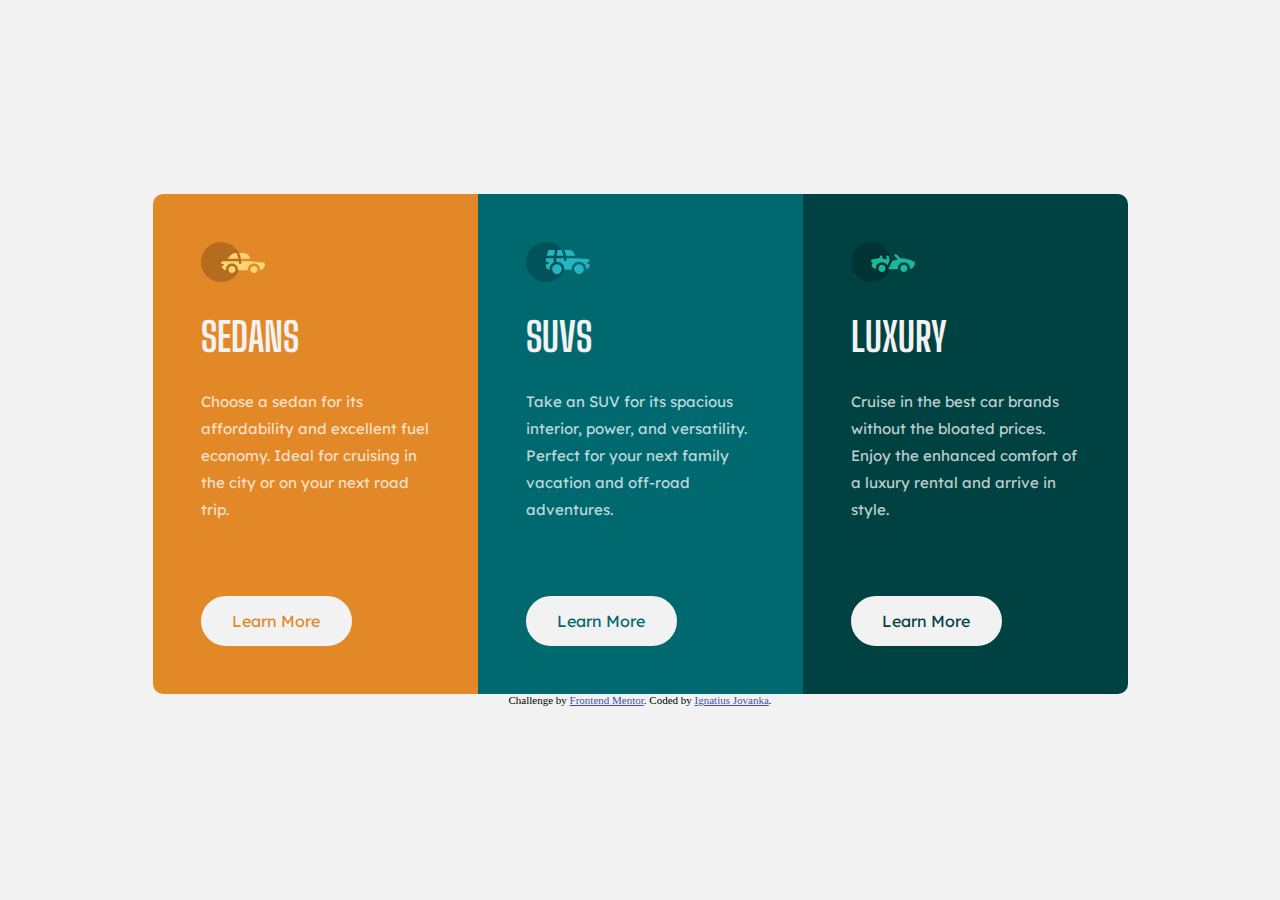
<file: Newbie - 3 column preview card component/index.html>
<!DOCTYPE html>
<html lang="en">
    <head>
        <meta charset="UTF-8" />
        <meta name="viewport" content="width=device-width, initial-scale=1.0" />
        <!-- displays site properly based on user's device -->

        <link
            rel="icon"
            type="image/png"
            sizes="32x32"
            href="./images/favicon-32x32.png"
        />

        <title>Frontend Mentor | 3-column preview card component</title>

        <link rel="preconnect" href="https://fonts.googleapis.com" />
        <link rel="preconnect" href="https://fonts.gstatic.com" crossorigin />
        <link
            href="https://fonts.googleapis.com/css2?family=Big+Shoulders+Display:wght@700&family=Lexend+Deca&display=swap"
            rel="stylesheet"
        />

        <!-- Feel free to remove these styles or customise in your own stylesheet 👍 -->
        <style>
            .attribution {
                font-size: 11px;
                text-align: center;
            }
            .attribution a {
                color: hsl(228, 45%, 44%);
            }

            :root {
                --primary1: hsl(31, 77%, 52%); /*Bright orange*/
                --primary2: hsl(184, 100%, 22%); /*Dark cyan*/
                --primary3: hsl(179, 100%, 13%); /*Very dark cyan*/
                --neutral1: hsla(
                    0,
                    0%,
                    100%,
                    0.75
                ); /*Transparent white (paragraphs)*/
                --neutral2: hsl(
                    0,
                    0%,
                    95%
                ); /*Very light gray (background, headings, as)*/
            }

            * {
                box-sizing: border-box;
            }

            body {
                margin: 0;
                padding: 0;
                min-height: 100vh;
                background-color: hsl(0, 0%, 95%);

                display: flex;
                flex-direction: column;
                justify-content: center;
                align-items: center;
            }

            main {
                display: flex;
                justify-content: center;
                align-items: center;
                flex-direction: column;
            }

            .container {
                display: flex;
                flex-direction: column;
                border-radius: 10px;
                overflow: hidden;
            }

            .card {
                width: 325px;
                padding: 3rem;
            }

            .heading {
                text-transform: uppercase;
                color: var(--neutral2);
                font-family: "Big Shoulders Display", cursive;
                font-size: 40px;
            }

            .paragraph {
                color: var(--neutral1);
                font-family: "Lexend Deca", sans-serif;
                font-size: 15px;

                line-height: 1.8;
            }

            main a {
                display: inline-block;
                text-decoration: none;
                font-family: "Lexend Deca", sans-serif;
                border: 2px solid var(--neutral2);
                border-radius: 30px;
                background-color: var(--neutral2);
                padding: 0.8rem 1.85em;
                margin-top: 30px;
            }

            #card-1 {
                background-color: var(--primary1);
            }

            #card-1 a {
                color: var(--primary1);
            }

            #card-1 a:hover {
                background-color: var(--primary1);
                color: var(--neutral2);
            }

            #card-2 {
                background-color: var(--primary2);
            }

            #card-2 a {
                color: var(--primary2);
            }

            #card-2 a:hover {
                background-color: var(--primary2);
                color: var(--neutral2);
            }

            #card-3 {
                background-color: var(--primary3);
            }

            #card-3 a {
                color: var(--primary3);
            }

            #card-3 a:hover {
                background-color: var(--primary3);
                color: var(--neutral2);
            }

            @media screen and (min-width: 1000px) {
                .container {
                    height: 65vh;
                    min-height: 450px;
                    max-height: 500px;
                    display: flex;
                    flex-direction: row;
                }

                .card {
                    height: 100%;
                    position: relative;
                }

                main a {
                    position: absolute;
                    bottom: 3rem;
                }
            }
        </style>
    </head>
    <body>
        <main>
            <div class="container">
                <div class="card" id="card-1">
                    <img src="images/icon-sedans.svg" alt="" />
                    <h1 class="heading">Sedans</h1>
                    <div class="paragraph">
                        Choose a sedan for its affordability and excellent fuel
                        economy. Ideal for cruising in the city or on your next
                        road trip.
                    </div>
                    <a href="#">Learn More</a>
                </div>

                <div class="card" id="card-2">
                    <img src="images/icon-suvs.svg" alt="" />
                    <h1 class="heading">SUVs</h1>
                    <div class="paragraph">
                        Take an SUV for its spacious interior, power, and
                        versatility. Perfect for your next family vacation and
                        off-road adventures.
                    </div>
                    <a href="#">Learn More</a>
                </div>

                <div class="card" id="card-3">
                    <img src="images/icon-luxury.svg" alt="" />
                    <h1 class="heading">Luxury</h1>
                    <div class="paragraph">
                        Cruise in the best car brands without the bloated
                        prices. Enjoy the enhanced comfort of a luxury rental
                        and arrive in style.
                    </div>
                    <a href="#">Learn More</a>
                </div>
            </div>
        </main>

        <footer>
            <div class="attribution">
                Challenge by
                <a
                    href="https://www.frontendmentor.io?ref=challenge"
                    target="_blank"
                    >Frontend Mentor</a
                >. Coded by <a href="#">Ignatius Jovanka</a>.
            </div>
        </footer>
    </body>
</html>
</file>
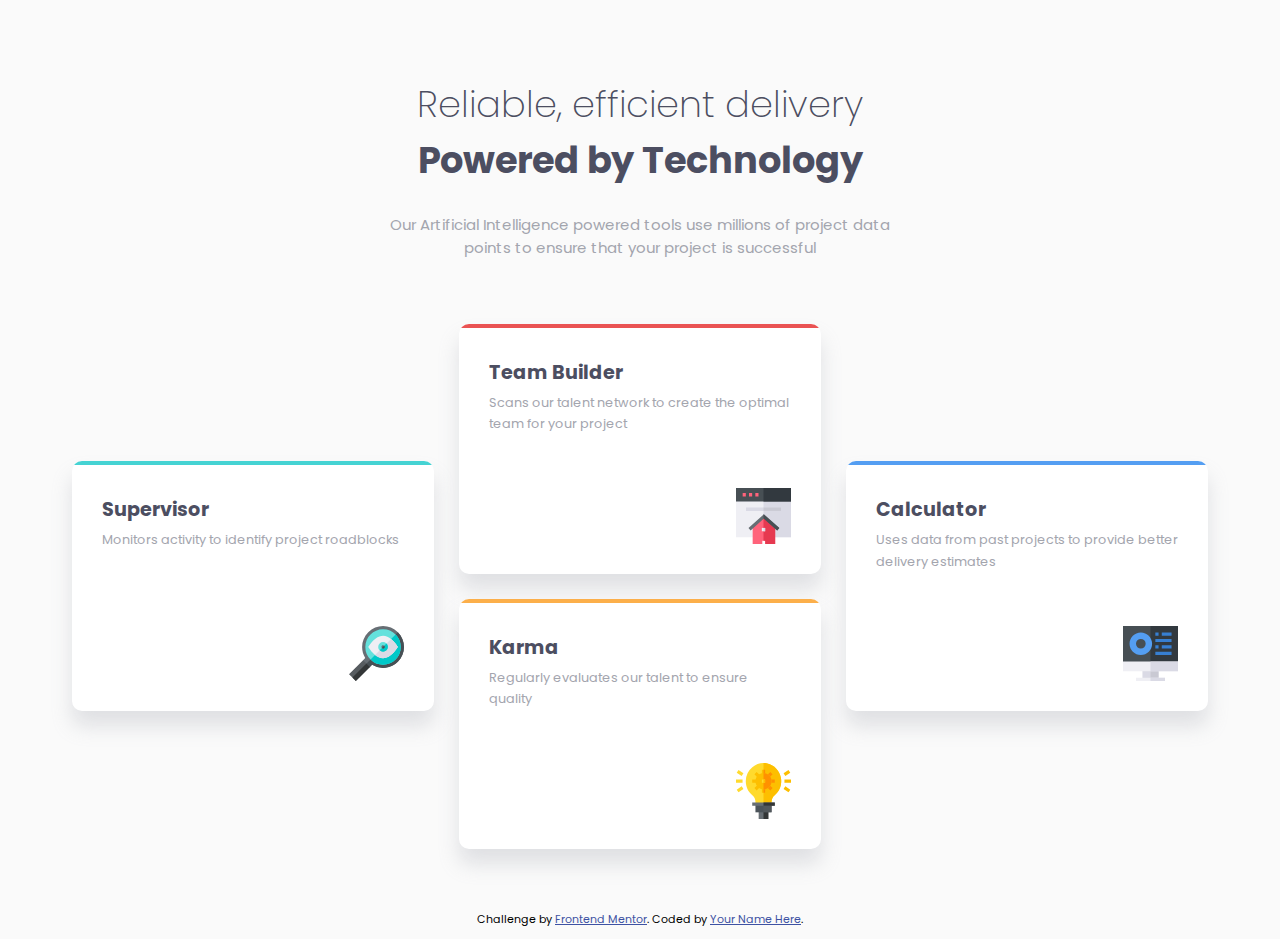
<file: Newbie - Four card feature section/index.html>
<!DOCTYPE html>
<html lang="en">
    <head>
        <meta charset="UTF-8" />
        <meta name="viewport" content="width=device-width, initial-scale=1.0" />
        <!-- displays site properly based on user's device -->

        <link
            rel="icon"
            type="image/png"
            sizes="32x32"
            href="./images/favicon-32x32.png"
        />

        <title>Frontend Mentor | Four card feature section</title>

        <link rel="preconnect" href="https://fonts.googleapis.com" />
        <link rel="preconnect" href="https://fonts.gstatic.com" crossorigin />
        <link
            href="https://fonts.googleapis.com/css2?family=Poppins:wght@200;400;600&display=swap"
            rel="stylesheet"
        />

        <link rel="stylesheet" href="style.css" />
    </head>

    <body>
        <main>
            <div id="container">
                <div id="container-top">
                    <h1 id="main-heading">
                        <span>Reliable, efficient delivery</span>
                        <br />
                        Powered by Technology
                    </h1>

                    <p id="main-paragraph">
                        Our Artificial Intelligence powered tools use millions
                        of project data points to ensure that your project is
                        successful
                    </p>
                </div>

                <div class="container-bottom">
                    <div class="card" id="card-1">
                        <div class="inner-card">
                            <div class="card-desc">
                                <h2 class="card-heading">Supervisor</h2>
                                <p class="card-paragraph">
                                    Monitors activity to identify project
                                    roadblocks
                                </p>
                            </div>
                            <img
                                src="images/icon-supervisor.svg"
                                alt="Supervisor icon"
                            />
                        </div>
                    </div>

                    <div class="card" id="card-2">
                        <div class="inner-card">
                            <div class="card-desc">
                                <h2 class="card-heading">Team Builder</h2>
                                <p class="card-paragraph">
                                    Scans our talent network to create the
                                    optimal team for your project
                                </p>
                            </div>
                            <img
                                src="images/icon-team-builder.svg"
                                alt="Team builder icon"
                            />
                        </div>
                    </div>

                    <div class="card" id="card-3">
                        <div class="inner-card">
                            <div class="card-desc">
                                <h2 class="card-heading">Karma</h2>
                                <p class="card-paragraph">
                                    Regularly evaluates our talent to ensure
                                    quality
                                </p>
                            </div>
                            <img src="images/icon-karma.svg" alt="Karma icon" />
                        </div>
                    </div>

                    <div class="card" id="card-4">
                        <div class="inner-card">
                            <div class="card-desc">
                                <h2 class="card-heading">Calculator</h2>
                                <p class="card-paragraph">
                                    Uses data from past projects to provide
                                    better delivery estimates
                                </p>
                            </div>
                            <img
                                src="images/icon-calculator.svg"
                                alt="Calculator icon"
                            />
                        </div>
                    </div>
                </div>
            </div>
        </main>

        <footer>
            <p class="attribution">
                Challenge by
                <a
                    href="https://www.frontendmentor.io?ref=challenge"
                    target="_blank"
                    >Frontend Mentor</a
                >. Coded by <a href="#">Your Name Here</a>.
            </p>
        </footer>
    </body>
</html>
</file>
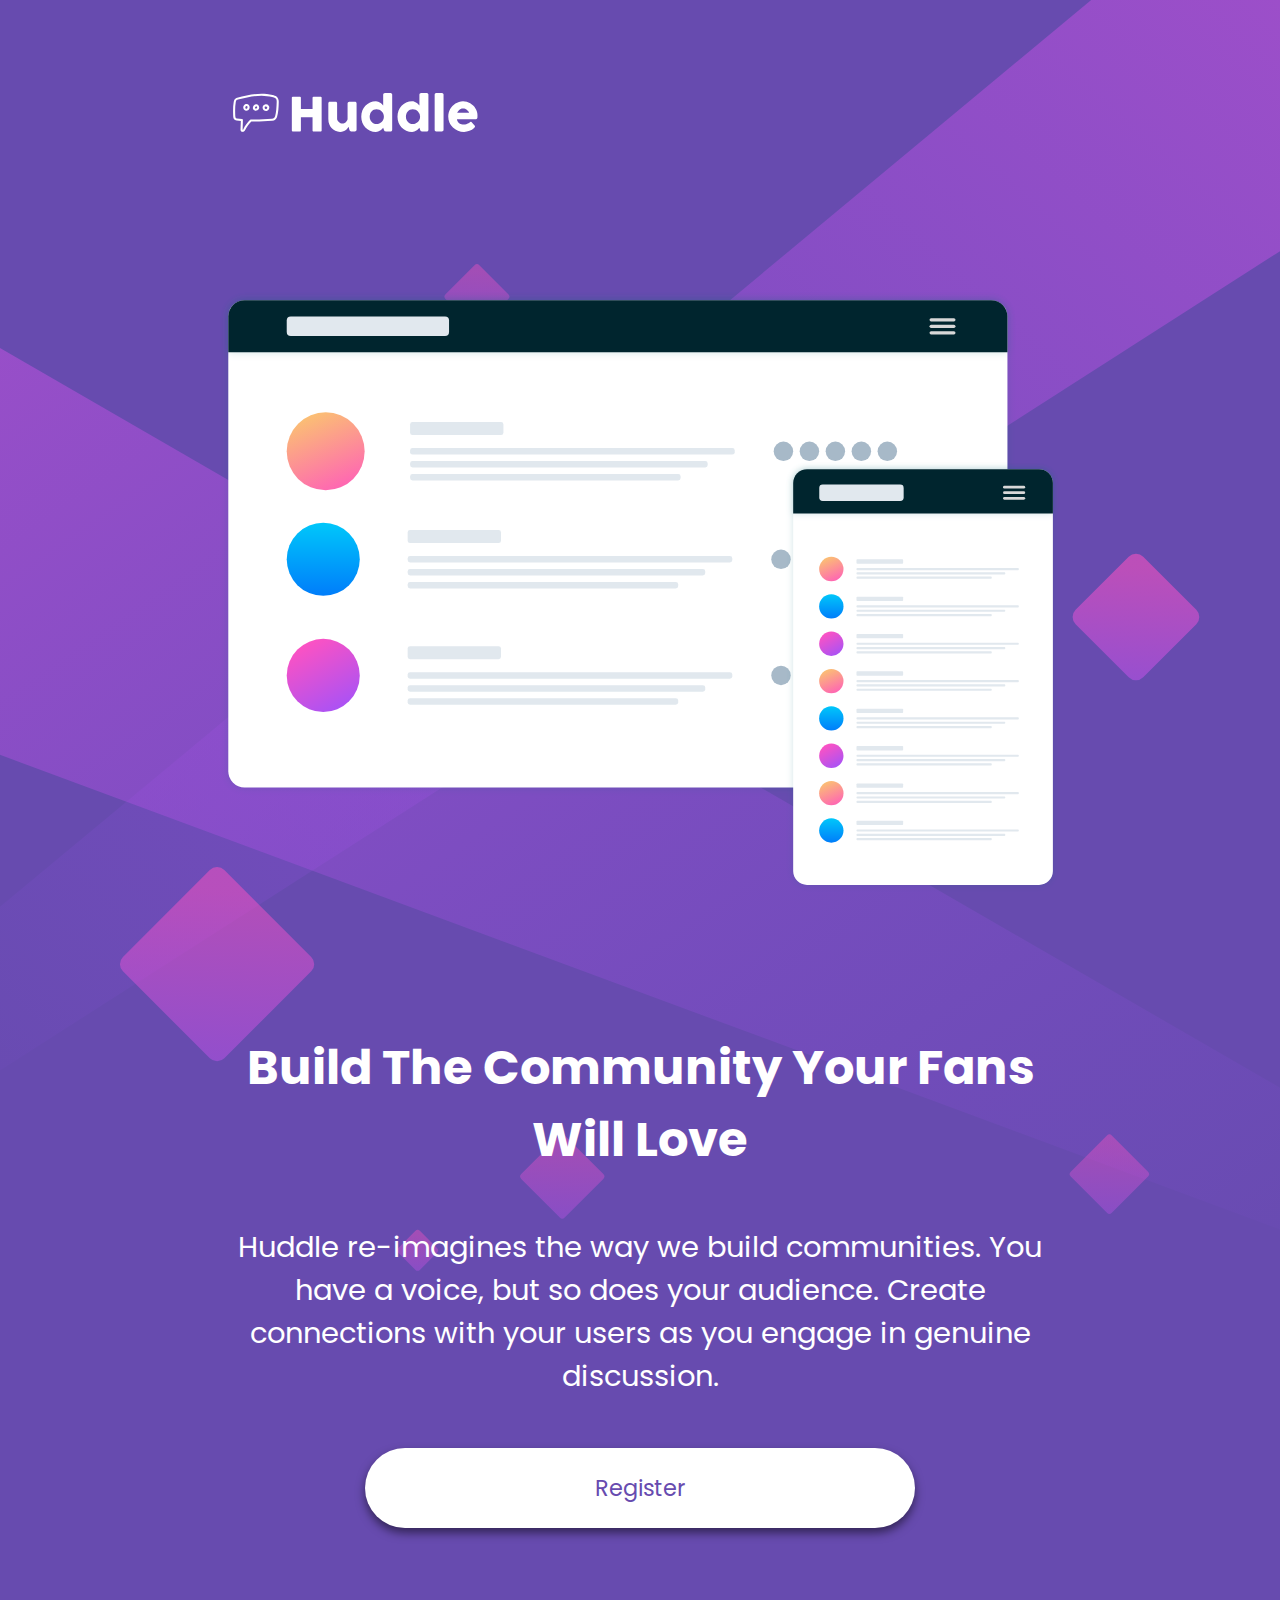
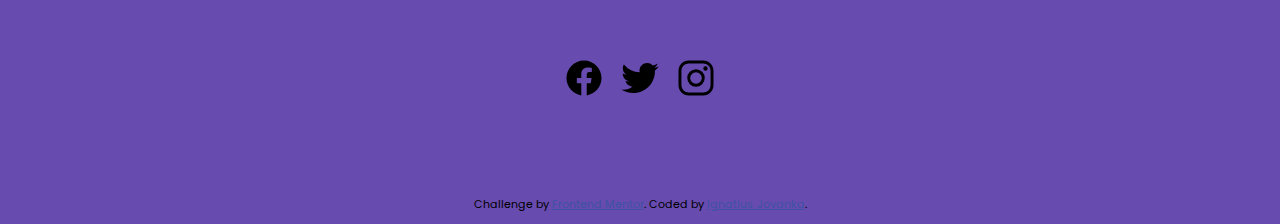
<file: Newbie - Huddle landing page with a single introductory section/index.html>
<!DOCTYPE html>
<html lang="en">
    <head>
        <meta charset="UTF-8" />
        <meta name="viewport" content="width=device-width, initial-scale=1.0" />
        <!-- displays site properly based on user's device -->

        <link
            rel="icon"
            type="image/png"
            sizes="32x32"
            href="./images/favicon-32x32.png"
        />

        <title>
            Frontend Mentor | Huddle landing page with single introductory
            section
        </title>

        <link rel="preconnect" href="https://fonts.googleapis.com" />
        <link rel="preconnect" href="https://fonts.gstatic.com" crossorigin />
        <link
            href="https://fonts.googleapis.com/css2?family=Open+Sans&family=Poppins:wght@400;600&display=swap"
            rel="stylesheet"
        />
        <link rel="stylesheet" href="style.css" />
    </head>

    <body>
        <main>
            <div id="container">
                <div id="top-icon">
                    <img src="images/logo.svg" alt="" />
                </div>

                <img
                    id="mockup"
                    src="images/illustration-mockups.svg"
                    alt="Illustration mockups"
                />

                <div id="description-container">
                    <h1 id="heading">
                        Build The Community Your Fans Will Love
                    </h1>
                    <p>
                        Huddle re-imagines the way we build communities. You
                        have a voice, but so does your audience. Create
                        connections with your users as you engage in genuine
                        discussion.
                    </p>
                    <a href="" id="register-button">Register</a>
                </div>

                <div id="social-container">
                    <a class="social" href="#">
                        <img
                            src="images/logo-facebook.svg"
                            alt="Facebook icon"
                        />
                    </a>
                    <a class="social" href="#">
                        <img src="images/logo-twitter.svg" alt="Twitter icon" />
                    </a>
                    <a class="social" href="#">
                        <img
                            src="images/logo-instagram.svg"
                            alt="Instagram icon"
                        />
                    </a>
                </div>
            </div>
        </main>

        <footer>
            <p class="attribution">
                Challenge by
                <a
                    href="https://www.frontendmentor.io?ref=challenge"
                    target="_blank"
                    >Frontend Mentor</a
                >. Coded by <a href="#">Ignatius Jovanka</a>.
            </p>
        </footer>
    </body>
</html>
</file>
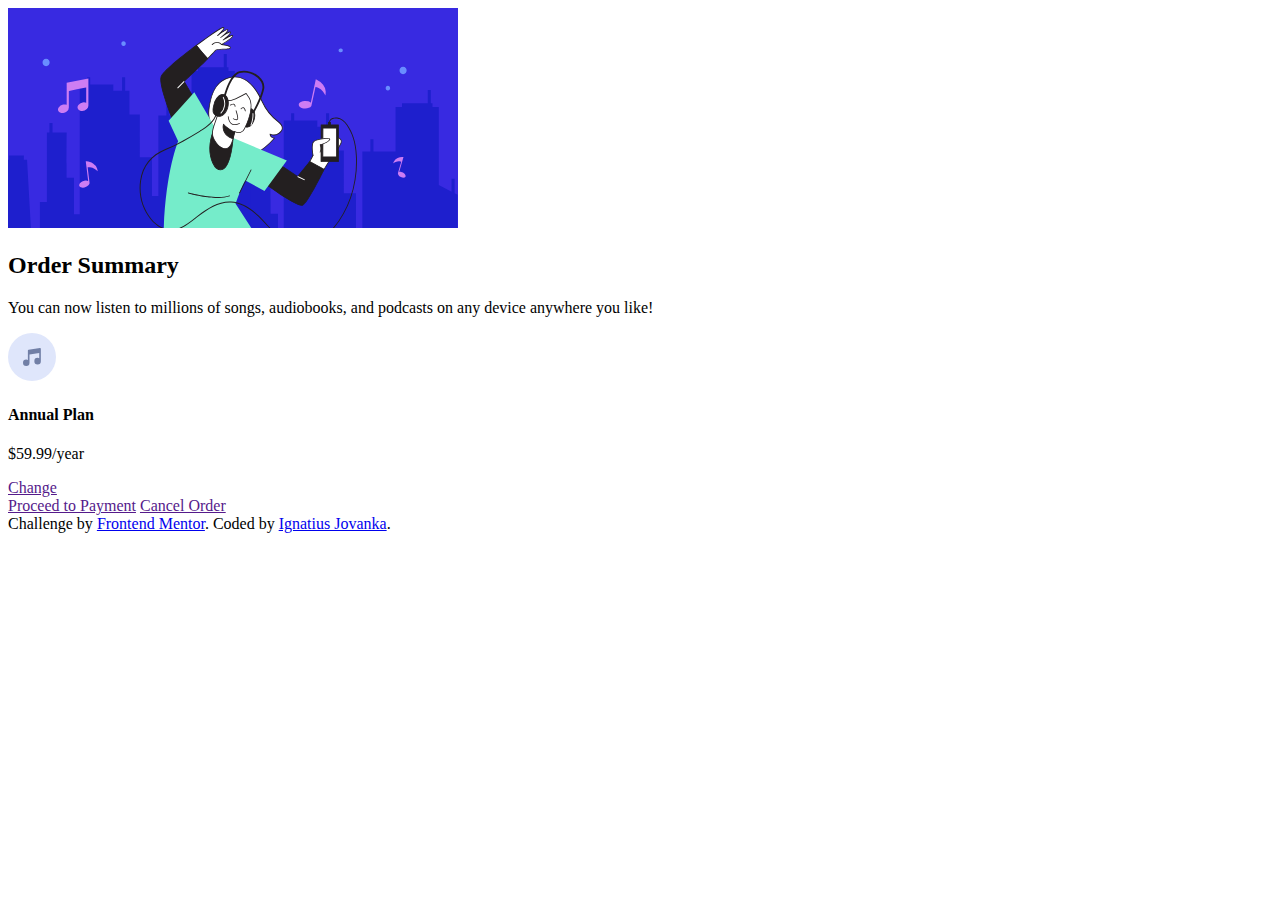
<file: Newbie - Order summary component/index.html>
<!DOCTYPE html>
<html lang="en">
    <head>
        <meta charset="UTF-8" />
        <meta name="viewport" content="width=device-width, initial-scale=1.0" />
        <!-- displays site properly based on user's device -->

        <link
            rel="icon"
            type="image/png"
            sizes="32x32"
            href="./images/favicon-32x32.png"
        />

        <title>Frontend Mentor | Order summary card</title>

        <link rel="preconnect" href="https://fonts.googleapis.com" />
        <link rel="preconnect" href="https://fonts.gstatic.com" crossorigin />
        <link
            href="https://fonts.googleapis.com/css2?family=Red+Hat+Display:ital,wght@0,500;0,700;0,900;1,500;1,700;1,900&display=swap"
            rel="stylesheet"
        />
    </head>
    <body>
        <div class="card">
            <div id="card-img">
                <img src="images/illustration-hero.svg" alt="" />
            </div>

            <div class="card-desc">
                <h2 class="fw-900">Order Summary</h2>
                <p id="desc-text">
                    You can now listen to millions of songs, audiobooks, and
                    podcasts on any device anywhere you like!
                </p>

                <div id="plan">
                    <img src="images/icon-music.svg" alt="" class="plan-icon" />
                    <div class="plan-detail">
                        <h4 class="no-margin">Annual Plan</h4>
                        <p class="no-margin">$59.99/year</p>
                    </div>
                    <a class="self-center" href="">Change</a>
                </div>

                <a class="fw-700 btn" id="proceed-btn" href=""
                    >Proceed to Payment</a
                >
                <a class="fw-900 btn" id="cancel-btn" href="">Cancel Order</a>
            </div>
        </div>

        <div class="attribution">
            Challenge by
            <a
                href="https://www.frontendmentor.io?ref=challenge"
                target="_blank"
                >Frontend Mentor</a
            >. Coded by <a href="#">Ignatius Jovanka</a>.
        </div>
    </body>
</html>
</file>
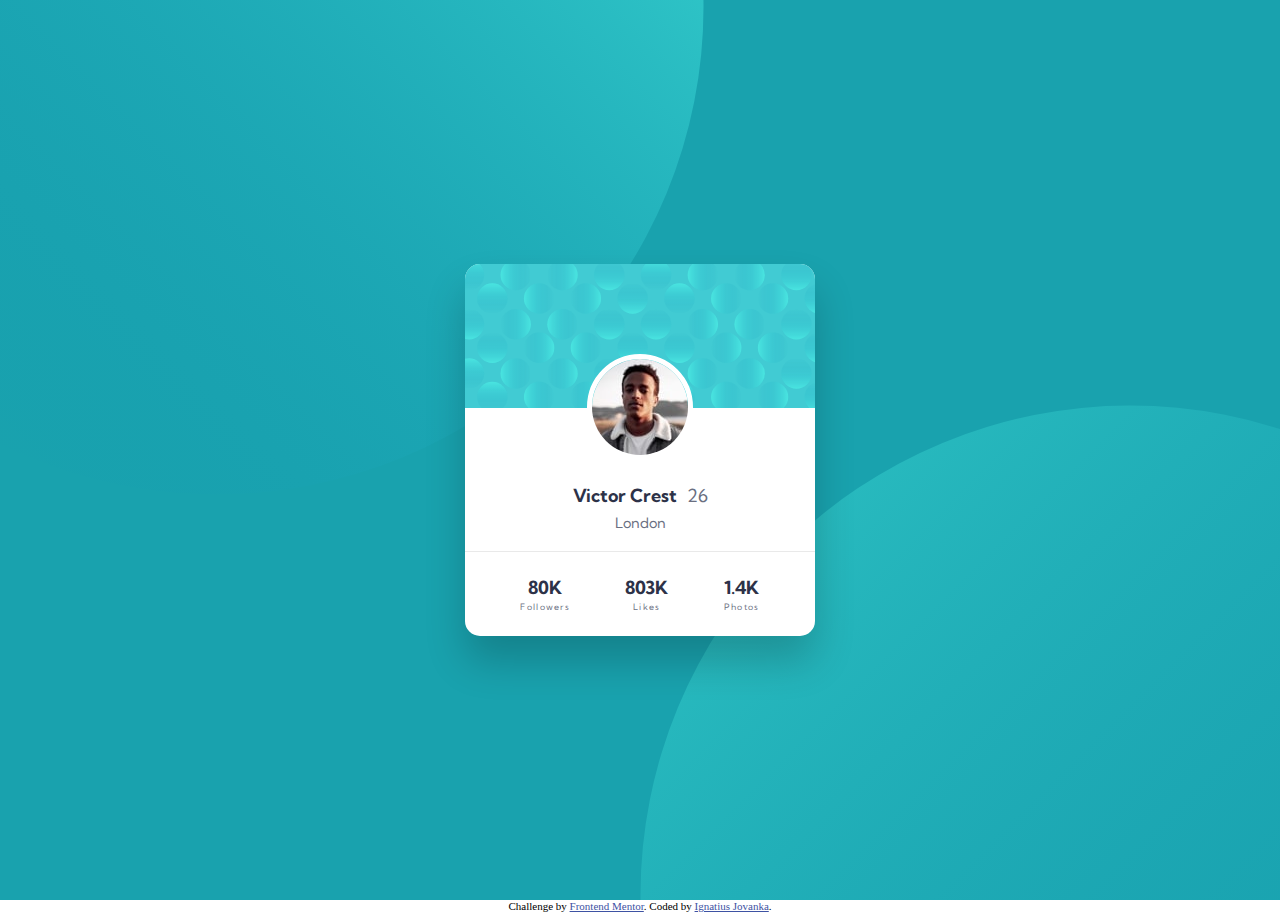
<file: Newbie - Profile card component/index.html>
<!DOCTYPE html>
<html lang="en">
    <head>
        <meta charset="UTF-8" />
        <meta name="viewport" content="width=device-width, initial-scale=1.0" />
        <!-- displays site properly based on user's device -->

        <link
            rel="icon"
            type="image/png"
            sizes="32x32"
            href="./images/favicon-32x32.png"
        />

        <title>Frontend Mentor | Profile card component</title>

        <link rel="preconnect" href="https://fonts.googleapis.com" />
        <link rel="preconnect" href="https://fonts.gstatic.com" crossorigin />
        <link
            href="https://fonts.googleapis.com/css2?family=Kumbh+Sans:wght@400;700&display=swap"
            rel="stylesheet"
        />

        <link rel="stylesheet" href="style.css" />
    </head>
    <body>
        <main>
            <div id="card">
                <div id="card-top">
                    <img src="images/image-victor.jpg" alt="Profile-Picture" />
                    <div class="profile-desc">
                        <div class="primary2" id="name">
                            Victor Crest<span id="age">26</span>
                        </div>
                        <div id="origin">London</div>
                    </div>
                </div>
                <div id="card-bottom">
                    <div class="stats">
                        <div class="stats-heading">80K</div>
                        <div class="stats-desc">Followers</div>
                    </div>
                    <div class="stats">
                        <div class="stats-heading">803K</div>
                        <div class="stats-desc">Likes</div>
                    </div>
                    <div class="stats">
                        <div class="stats-heading">1.4K</div>
                        <div class="stats-desc">Photos</div>
                    </div>
                </div>
            </div>
        </main>

        <footer>
            <div class="attribution">
                Challenge by
                <a
                    href="https://www.frontendmentor.io?ref=challenge"
                    target="_blank"
                    >Frontend Mentor</a
                >. Coded by <a href="#">Ignatius Jovanka</a>.
            </div>
        </footer>
    </body>
</html>
</file>
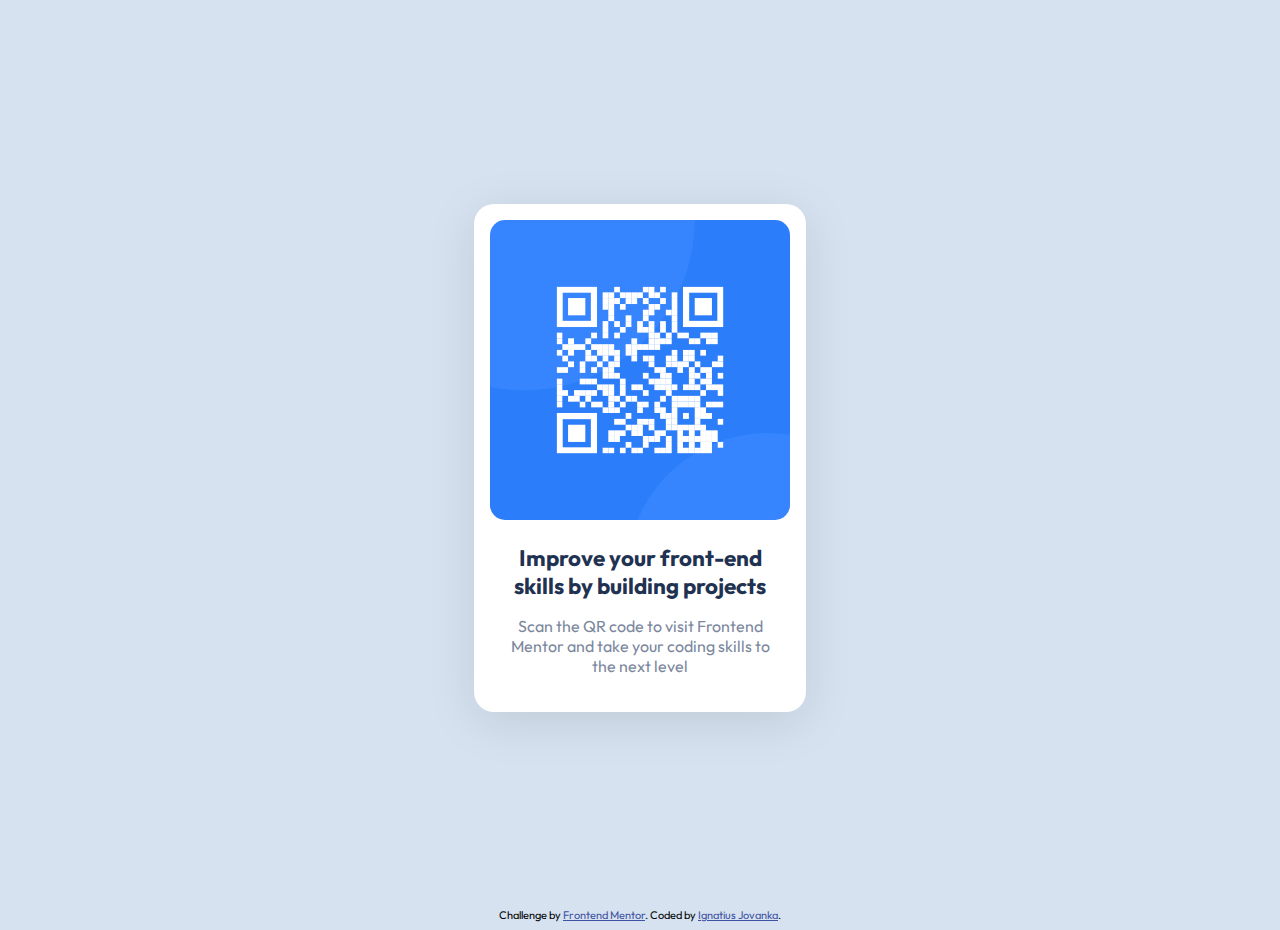
<file: Newbie - QR code component/index.html>
<!DOCTYPE html>
<html lang="en">
    <head>
        <meta charset="UTF-8" />
        <meta name="viewport" content="width=device-width, initial-scale=1.0" />
        <!-- displays site properly based on user's device -->

        <link
            rel="icon"
            type="image/png"
            sizes="32x32"
            href="./images/favicon-32x32.png"
        />

        <title>Frontend Mentor | QR code component</title>

        <link rel="preconnect" href="https://fonts.googleapis.com" />
        <link rel="preconnect" href="https://fonts.gstatic.com" crossorigin />
        <link
            href="https://fonts.googleapis.com/css2?family=Outfit:wght@400;700&display=swap"
            rel="stylesheet"
        />
        <link rel="stylesheet" href="style.css" />
    </head>
    <body>
        <header></header>
        <main>
            <div class="card">
                <img
                    class="card-img"
                    src="./images/image-qr-code.png"
                    alt="Barcode image"
                />
                <div class="card-text">
                    <h1 class="card-title">
                        Improve your front-end skills by building projects
                    </h1>
                    <p class="card-description">
                        Scan the QR code to visit Frontend Mentor and take your
                        coding skills to the next level
                    </p>
                </div>
            </div>
        </main>
        <footer>
            <div class="attribution">
                Challenge by
                <a
                    href="https://www.frontendmentor.io?ref=challenge"
                    target="_blank"
                    >Frontend Mentor</a
                >. Coded by <a href="#">Ignatius Jovanka</a>.
            </div>
        </footer>
    </body>
</html>
</file>
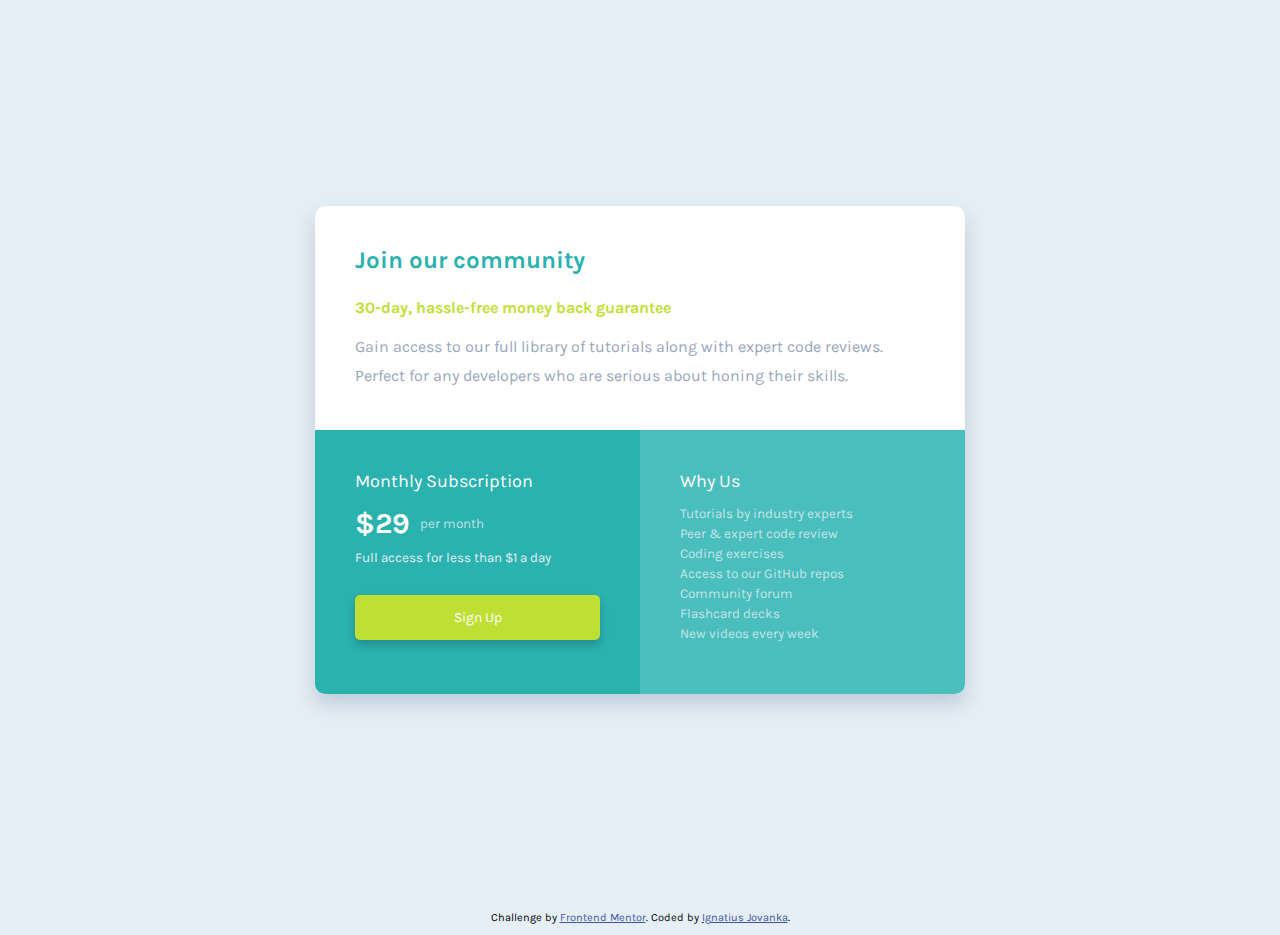
<file: Newbie - Single price grid component/index.html>
<!DOCTYPE html>
<html lang="en">
    <head>
        <meta charset="UTF-8" />
        <meta name="viewport" content="width=device-width, initial-scale=1.0" />
        <!-- displays site properly based on user's device -->

        <link
            rel="icon"
            type="image/png"
            sizes="32x32"
            href="./images/favicon-32x32.png"
        />

        <title>Frontend Mentor | Single Price Grid Component</title>

        <link rel="preconnect" href="https://fonts.googleapis.com" />
        <link rel="preconnect" href="https://fonts.gstatic.com" crossorigin />
        <link
            href="https://fonts.googleapis.com/css2?family=Karla:wght@400;700&display=swap"
            rel="stylesheet"
        />
        <link rel="stylesheet" href="style.css" />
    </head>
    <body>
        <main>
            <div id="container">
                <div id="card-description" class="card">
                    <h1 class="heading">Join our community</h1>
                    <p id="guarantee">
                        30-day, hassle-free money back guarantee
                    </p>
                    <p id="desc">
                        Gain access to our full library of tutorials along with
                        expert code reviews. Perfect for any developers who are
                        serious about honing their skills.
                    </p>
                </div>

                <div id="card-price" class="card">
                    <div class="heading">Monthly Subscription</div>
                    <p id="price-tag"><span>&dollar;29</span> per month</p>
                    <div id="full-access">
                        Full access for less than &dollar;1 a day
                    </div>
                    <a href="#" id="signUp">Sign Up</a>
                </div>

                <div id="card-reason" class="card">
                    <div class="heading">Why Us</div>
                    <ul>
                        <li>Tutorials by industry experts</li>
                        <li>Peer &amp; expert code review</li>
                        <li>Coding exercises</li>
                        <li>Access to our GitHub repos</li>
                        <li>Community forum</li>
                        <li>Flashcard decks</li>
                        <li>New videos every week</li>
                    </ul>
                </div>
            </div>
        </main>

        <footer>
            <p class="attribution">
                Challenge by
                <a
                    href="https://www.frontendmentor.io?ref=challenge"
                    target="_blank"
                    >Frontend Mentor</a
                >. Coded by <a href="#">Ignatius Jovanka</a>.
            </p>
        </footer>
    </body>
</html>
</file>
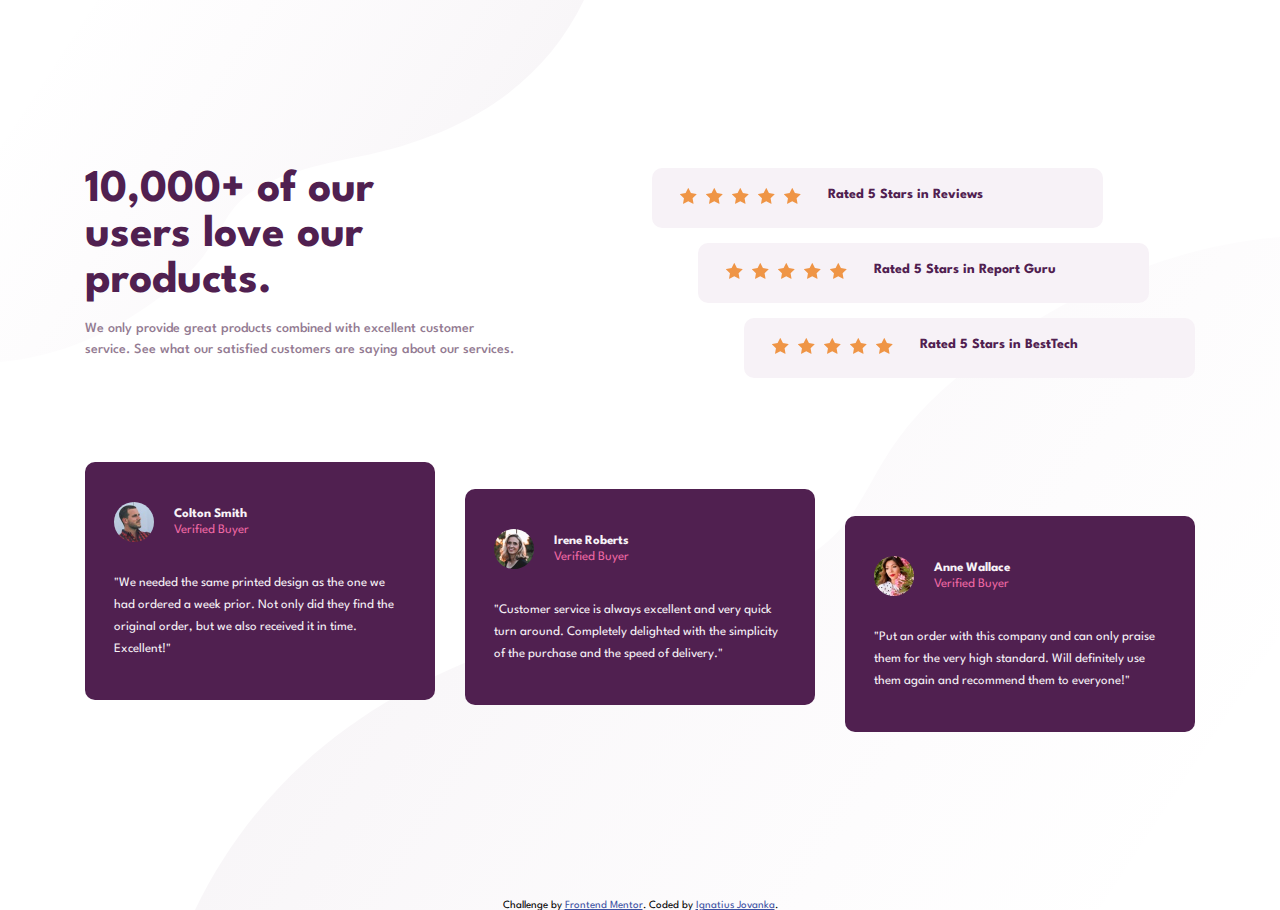
<file: Newbie - Social proof section/index.html>
<!DOCTYPE html>
<html lang="en">
    <head>
        <meta charset="UTF-8" />
        <meta name="viewport" content="width=device-width, initial-scale=1.0" />
        <!-- displays site properly based on user's device -->

        <link
            rel="icon"
            type="image/png"
            sizes="32x32"
            href="./images/favicon-32x32.png"
        />

        <title>Frontend Mentor | Social proof section</title>

        <link rel="preconnect" href="https://fonts.googleapis.com" />
        <link rel="preconnect" href="https://fonts.gstatic.com" crossorigin />
        <link
            href="https://fonts.googleapis.com/css2?family=Spartan:wght@400;500;700&display=swap"
            rel="stylesheet"
        />
        <link rel="stylesheet" href="style.css" />
    </head>

    <body>
        <main>
            <div id="container">
                <div id="desc">
                    <h1 id="desc-heading">
                        10,000+ of our users love our products.
                    </h1>
                    <p id="desc-paragraph">
                        We only provide great products combined with excellent
                        customer service. See what our satisfied customers are
                        saying about our services.
                    </p>
                </div>

                <div id="rating">
                    <div class="rating-card" id="rating-1">
                        <div class="star-container">
                            <img src="images/icon-star.svg" alt="" />
                            <img src="images/icon-star.svg" alt="" />
                            <img src="images/icon-star.svg" alt="" />
                            <img src="images/icon-star.svg" alt="" />
                            <img src="images/icon-star.svg" alt="" />
                        </div>
                        <div class="rating-desc">Rated 5 Stars in Reviews</div>
                    </div>

                    <div class="rating-card" id="rating-2">
                        <div class="star-container">
                            <img src="images/icon-star.svg" alt="" />
                            <img src="images/icon-star.svg" alt="" />
                            <img src="images/icon-star.svg" alt="" />
                            <img src="images/icon-star.svg" alt="" />
                            <img src="images/icon-star.svg" alt="" />
                        </div>
                        <div class="rating-desc">
                            Rated 5 Stars in Report Guru
                        </div>
                    </div>

                    <div class="rating-card" id="rating-3">
                        <div class="star-container">
                            <img src="images/icon-star.svg" alt="" />
                            <img src="images/icon-star.svg" alt="" />
                            <img src="images/icon-star.svg" alt="" />
                            <img src="images/icon-star.svg" alt="" />
                            <img src="images/icon-star.svg" alt="" />
                        </div>
                        <div class="rating-desc">Rated 5 Stars in BestTech</div>
                    </div>
                </div>

                <div id="review">
                    <div class="review-card" id="review-1">
                        <div class="review-profile">
                            <img
                                class="profile-picture"
                                src="images/image-colton.jpg"
                                alt="Profile-Picture-1"
                            />
                            <div class="review-profile-desc">
                                <div class="profile-name">Colton Smith</div>
                                <div class="status">Verified Buyer</div>
                            </div>
                        </div>
                        <p class="review-paragraph">
                            "We needed the same printed design as the one we had
                            ordered a week prior. Not only did they find the
                            original order, but we also received it in time.
                            Excellent!"
                        </p>
                    </div>

                    <div class="review-card" id="review-2">
                        <div class="review-profile">
                            <img
                                class="profile-picture"
                                src="images/image-irene.jpg"
                                alt="Profile-Picture-2"
                            />
                            <div class="review-profile-desc">
                                <div class="profile-name">Irene Roberts</div>
                                <div class="status">Verified Buyer</div>
                            </div>
                        </div>
                        <p class="review-paragraph">
                            "Customer service is always excellent and very quick
                            turn around. Completely delighted with the
                            simplicity of the purchase and the speed of
                            delivery."
                        </p>
                    </div>

                    <div class="review-card" id="review-3">
                        <div class="review-profile">
                            <img
                                class="profile-picture"
                                src="images/image-anne.jpg"
                                alt="Profile-Picture-3"
                            />
                            <div class="review-profile-desc">
                                <div class="profile-name">Anne Wallace</div>
                                <div class="status">Verified Buyer</div>
                            </div>
                        </div>
                        <p class="review-paragraph">
                            "Put an order with this company and can only praise
                            them for the very high standard. Will definitely use
                            them again and recommend them to everyone!"
                        </p>
                    </div>
                </div>
            </div>
        </main>

        <footer>
            <div class="attribution">
                Challenge by
                <a
                    href="https://www.frontendmentor.io?ref=challenge"
                    target="_blank"
                    >Frontend Mentor</a
                >. Coded by <a href="#">Ignatius Jovanka</a>.
            </div>
        </footer>
    </body>
</html>
</file>
<file: Newbie - Four card feature section/style.css>
.attribution {
    font-size: 11px;
    text-align: center;
}
.attribution a {
    color: hsl(228, 45%, 44%);
}

:root {
    --red: hsl(0, 78%, 62%);
    --cyan: hsl(180, 62%, 55%);
    --orange: hsl(34, 97%, 64%);
    --blue: hsl(212, 86%, 64%);
    --very-dark-blue: hsl(234, 12%, 34%);
    --grayish-blue: hsl(229, 6%, 66%);
    --very-light-gray: hsl(0, 0%, 98%);
}

* {
    box-sizing: border-box;
}

body {
    margin: 0;
    padding: 0;

    font-size: 15px;
    font-family: "Poppins", sans-serif;

    background-color: var(--very-light-gray);
}

#container {
    display: flex;
    flex-direction: column;
    justify-content: center;

    padding: 0 32px;
    margin: 0 auto;
    min-height: 100vh;
    min-width: 375px;
    max-width: 375px;
}

/* Container Top */
#container-top {
    text-align: center;
    margin-bottom: 65px;
}

#main-heading {
    color: var(--very-dark-blue);
    font-size: 1.5rem;
}

span {
    font-weight: 200;
}

#main-paragraph {
    color: var(--grayish-blue);
}

/* Container Bottom */
.card {
    min-height: 220px;
    max-height: 250px;
    background-color: white;
    border-radius: 10px;
    overflow: hidden;
    margin-bottom: 1.5rem;

    box-shadow: 0 15px 20px hsl(229, 6%, 66%, 0.3);
}

.inner-card {
    width: 100%;
    height: 100%;
    border-top: 4px solid;
    padding: 30px;

    display: flex;
    flex-direction: column;
    justify-content: space-between;
}

#card-1 .inner-card {
    border-color: var(--cyan);
}
#card-2 .inner-card {
    border-color: var(--red);
}
#card-3 .inner-card {
    border-color: var(--orange);
}
#card-4 .inner-card {
    border-color: var(--blue);
}

.card-heading {
    color: var(--very-dark-blue);
    font-size: 1.2rem;
    margin: 0;
}

.card-paragraph {
    color: var(--grayish-blue);
    margin: 0;
    margin-top: 5px;
    margin-bottom: 1rem;
    font-size: 0.8rem;
    line-height: 1.7;
}

img {
    display: block;
    margin-left: auto;
    width: 3.7em;
}

@media screen and (min-width: 1000px) {
    #container {
        max-width: 82%;
        min-width: 1000px;
        max-width: 1200px;
    }

    #main-heading {
        font-size: 2.3rem;
    }

    #main-paragraph {
        margin: auto;
        max-width: 45%;
    }

    .container-bottom {
        display: grid;
        grid-template-columns: repeat(3, 1fr);
        grid-template-rows: repeat(4, 1fr);
        gap: 25px;
    }

    .card {
        margin: 0;
        height: 30vh;
    }

    #card-1 {
        grid-area: 2 / 1 / span 2 / span 1;
    }

    #card-2 {
        grid-area: 1 / 2 / span 2 / span 1;
    }

    #card-3 {
        grid-area: 3 / 2 / span 2 / span 1;
    }

    #card-4 {
        grid-area: 2 / 3 / span 2 / span 1;
    }
}
</file>
<file: Newbie - Huddle landing page with a single introductory section/style.css>
.attribution {
    font-size: 11px;
    text-align: center;
}
.attribution a {
    color: hsl(228, 45%, 44%);
}

:root {
    --pc-violet: hsl(257, 40%, 49%);
    --pc-soft-magenta: hsl(300, 69%, 71%);
}

* {
    box-sizing: border-box;
}

body {
    margin: 0;
    padding: 0;
    background-image: url(images/bg-mobile.svg);
    background-repeat: no-repeat;
    background-color: var(--pc-violet);
    background-size: contain;

    font-family: "Open Sans", sans-serif;
    font-family: "Poppins", sans-serif;
}

main {
    display: flex;
    justify-content: center;
    align-items: center;
}

#container {
    min-height: 100vh;
    max-width: 1000px;
    padding: 80px;

    display: flex;
    flex-direction: column;
    justify-content: center;
}

img {
    max-height: 100%;
    max-width: 100%;
}

/*Icon*/
#top-icon {
    justify-self: start;
}

/*Mockup*/
#mockup {
    margin: 140px 0;
}

/* Description */
#description-container {
    text-align: center;
    color: white;
}

#heading {
    color: white;
    font-size: 3rem;
    margin-top: 0;
}

#description-container p {
    font-size: 1.8125rem;
    margin: 3.125rem 0;
}

#register-button {
    display: flex;
    justify-content: center;
    align-items: center;

    background: white;
    border-radius: 50px;
    box-shadow: 0 5px 10px hsl(0, 0%, 0%, 0.5);
    max-width: 550px;
    width: 53.4vw;
    height: 5rem;
    margin: auto;

    color: var(--pc-violet);
    text-decoration: none;
    font-size: 1.4rem;
}

#register-button:hover {
    color: white;
    background-color: var(--pc-soft-magenta);
}

/*Social container*/
#social-container {
    margin: 0 auto;
    margin-top: 130px;

    display: flex;
    justify-content: center;
}

#social-container img {
    height: 40px;
    margin: 0px 8px;
}

.social img {
    height: 100%;
}

/*Media Query*/
@media screen and (min-width: 1400px) {
    body {
        min-width: 1400px;
        background-image: url(images/bg-desktop.svg);
        background-position: center;
    }

    #container {
        max-width: 1600px;
        padding: 40px 80px;

        display: grid;
        grid-template-columns: 60% 40%;
        grid-template-areas:
            "icon icon"
            "img desc"
            "logo logo";
    }

    /*Icon*/
    #top-icon {
        grid-area: icon;
        margin-bottom: 100px;
    }

    #top-icon img {
        width: 200px;
    }

    /*Mockup*/
    #mockup {
        grid-area: img;
        margin: 0;
    }

    /*Description*/
    #description-container {
        grid-area: desc;
        text-align: left;
        padding-top: 50px;
    }

    #heading {
        font-size: 2.4375rem;
    }

    #description-container p {
        font-size: 1.03125rem;
        margin: 0;
        margin-bottom: 25px;
    }

    #register-button {
        font-size: 1.25rem;

        width: 200px;
        height: 55px;
        margin: 0;
        margin-right: auto;
    }

    /*Logo container*/
    #social-container {
        margin: 0;
        margin-top: 25px;
        margin-left: auto;
        grid-area: logo;
    }
}

@media screen and (max-width: 700px) {
    #container {
        padding: 30px;
    }

    /*Icon*/
    #top-icon img {
        width: 200px;
    }

    /*Mockup*/
    #mockup {
        margin: 60px 0;
    }

    /*Descsription*/
    #heading {
        font-size: 1.7rem;
    }

    #description-container p {
        font-size: 1rem;
    }

    #register-button {
        height: 48px;
    }
}
</file>
<file: Newbie - Profile card component/style.css>
.attribution {
    font-size: 11px;
    text-align: center;
}
.attribution a {
    color: hsl(228, 45%, 44%);
}

:root {
    --primary1: hsl(185, 75%, 39%); /*Dark Cyan*/
    --primary2: hsl(229, 23%, 23%); /*Very dark desaturated blue*/
    --primary3: hsl(227, 10%, 46%); /*Dark grayish blue*/
    --neutral1: hsl(227, 10%, 46%); /*Dark gray*/
}

* {
    box-sizing: border-box;
}

body {
    position: relative;
    margin: 0;
    padding: 0;
}

main {
    font-family: "Kumbh Sans", sans-serif;
    min-height: 100vh;
    display: flex;
    justify-content: center;
    align-items: center;

    background-color: var(--primary1);
    background-image: url(images/bg-pattern-top.svg),
        url(images/bg-pattern-bottom.svg);
    background-position: right 45vw bottom 45vh, left 50vw top 45vh;
    background-repeat: no-repeat;
}

#card {
    z-index: 1;
    width: 85%;
    min-width: 276px;
    max-width: 350px;
    background-color: white;
    text-align: center;

    border-radius: 15px;
    overflow: hidden;
    box-shadow: 0px 25px 40px rgb(0, 0, 0, 0.2);
}

#card-top {
    position: relative;
    height: 18rem;
    border-bottom: 1px solid rgb(233, 233, 233);

    background-image: url(images/bg-pattern-card.svg);
    background-size: auto 50%;
    background-repeat: no-repeat;

    display: flex;
    flex-direction: column;
    justify-content: center;
}

#card img {
    align-self: center;
    border-radius: 50%;
    border: 5px solid white;
}

.profile-desc {
    position: absolute;
    transform: translate(-50%, -50%);
    top: 85%;
    left: 50%;
}

#name,
.stats-heading {
    color: var(--primary2);
    font-size: 18px;
    font-weight: 700;
}

#age {
    color: var(--primary3);
    font-weight: 400;
    margin-left: 10px;
}

#origin,
.stats-desc {
    color: var(--neutral1);
    font-weight: 400;
}

#origin {
    position: relative;
    margin-top: 0.5em;
    font-size: 0.9rem;
}

.stats {
    padding: 1.5em 0;
}

.stats-desc {
    margin-top: 0.3em;
    font-size: 0.55rem;
    letter-spacing: 0.08rem;
}

#card-bottom {
    display: flex;
    justify-content: space-evenly;
}

/* Utility Class */

.primary3 {
    color: var(--primary3);
}

.neutral1 {
    color: var(--neutral1);
}
</file>
<file: Newbie - QR code component/style.css>
:root {
    --lightGray: hsl(212, 45%, 89%);
    --grayishBlue: hsl(220, 15%, 55%);
    --darkBlue: hsl(218, 44%, 22%);
}

body {
    background-color: var(--lightGray);
    font-family: "Outfit", sans-serif;
    text-align: center;
}

img {
    max-width: 100%;
    height: auto;
}

main {
    min-height: 100vh;
    position: relative;
}

/* Card */
.card {
    background-color: white;
    box-shadow: 0 10px 50px rgba(0, 0, 0, 0.1);
    border-radius: 20px;
    overflow: hidden;
    padding: 16px;
    position: absolute;
    top: 50%;
    left: 50%;
    transform: translate(-50%, -50%);
    width: 300px;
}

.card-img {
    border-radius: 15px;
}

.card-text {
    margin: 20px;
}

.card-title {
    color: var(--darkBlue);
    font-weight: 700;
    font-size: 1.4rem;
}

.card-description {
    color: var(--grayishBlue);
    font-weight: 400;
}

.attribution {
    font-size: 11px;
    text-align: center;
}

.attribution a {
    color: hsl(228, 45%, 44%);
}
</file>
<file: Newbie - Single price grid component/style.css>
.attribution {
    font-size: 11px;
    text-align: center;
}
.attribution a {
    color: hsl(228, 45%, 44%);
}

:root {
    --cyan: hsl(179, 62%, 43%);
    --bright-yellow: hsl(71, 73%, 54%);
    --light-gray: hsl(204, 43%, 93%);
    --grayish-blue: hsl(218, 22%, 67%);
}

* {
    box-sizing: border-box;
}

body {
    margin: 0;
    padding: 0;
    font-family: "Karla", sans-serif;
    background-color: var(--light-gray);
}

main {
    min-height: 100vh;
    min-width: 320px;
    display: flex;
    justify-content: center;
    align-items: center;
}

#container {
    width: 83%;
    max-width: 315px;
    border-radius: 5px;
    background-color: white;
    overflow: hidden;
    display: grid;
    grid-template-areas:
        "desc"
        "price"
        "reason";
    box-shadow: 0 10px 20px hsl(218, 22%, 67%, 0.5);
}

.card {
    padding: 20px 25px;
}

.heading {
    font-size: 1.125rem;
    color: white;
}

/*Card Description*/

#card-description {
    grid-area: desc;
}

#card-description .heading {
    color: var(--cyan);
}

#guarantee {
    color: var(--bright-yellow);
    font-size: 0.85rem;
    font-weight: 700;
    margin: 1.5em 0;
}

#desc {
    color: var(--grayish-blue);
    font-size: 0.85rem;
    line-height: 1.8;
}

/*Card Price*/

#card-price {
    grid-area: price;
    background-color: var(--cyan);
}

#price-tag {
    color: hsl(204, 43%, 93%, 0.8);
    font-size: 0.84rem;
    display: flex;
    align-items: center;
    margin: 0;
    margin-top: 15px;
}

#price-tag span {
    color: white;
    font-size: 1.8rem;
    font-weight: 700;
    margin-right: 10px;
}

#full-access {
    margin-top: 10px;
    color: var(--light-gray);
    font-size: 0.84rem;
}

#signUp {
    display: flex;
    justify-content: center;
    align-items: center;

    color: white;
    font-size: 14px;
    text-decoration: none;

    width: 100%;
    margin-top: 1.875rem;
    border-radius: 5px;
    background-color: var(--bright-yellow);
    padding: 0.875rem 0;
    box-shadow: 0 5px 10px hsl(0, 0%, 0%, 0.2);
}

/*Card Reason*/

#card-reason {
    grid-area: reason;
    background-color: #4abebd;
}

ul {
    list-style-type: none;
    padding: 0;
    color: hsl(204, 43%, 93%, 0.8);
    font-size: 0.84rem;
}

li {
    margin: 5px 0;
}

@media screen and (min-width: 700px) {
    #container {
        max-width: 650px;
        grid-template-columns: repeat(2, 1fr);
        grid-template-areas:
            "desc desc"
            "price reason";

        border-radius: 10px;
    }

    .card {
        padding: 40px;
    }

    #card-description .heading {
        margin-top: 0;
        font-size: 1.5rem;
    }

    #guarantee,
    #desc {
        font-size: 1rem;
        margin-bottom: 0;
    }
}
</file>
<file: Newbie - Social proof section/style.css>
.attribution {
    font-size: 11px;
    text-align: center;
}
.attribution a {
    color: hsl(228, 45%, 44%);
}

:root {
    --primary1: hsl(300, 43%, 22%); /*Very Dark Magenta*/
    --primary2: hsl(333, 80%, 67%); /*Soft Pink*/
    --neutral1: hsl(303, 10%, 53%); /*Dark Grayish Magenta*/
    --neutral2: hsl(300, 24%, 96%); /*Light Grayish Magenta*/
    --neutral3: hsl(0, 0%, 100%); /*White*/
}

* {
    box-sizing: border-box;
}

body {
    margin: 0;
    padding: 0;
    font-family: "Spartan", sans-serif;

    background-image: url(images/bg-pattern-top-mobile.svg),
        url(images/bg-pattern-bottom-mobile.svg);
    background-position: top left, bottom right;
    background-repeat: no-repeat, no-repeat;
}

main {
    min-height: 100vh;
    display: flex;
    flex-direction: column;
    justify-content: center;
    align-items: center;
}

#container {
    min-width: 275px;
    max-width: 550px;
    margin: 0 24px;

    display: grid;
    gap: 24px;
    grid-template-areas:
        "desc"
        "rating"
        "review";
}

#description {
    grid-area: desc;
}

#rating {
    grid-area: rating;
}

#review {
    grid-area: review;
}

/*Description*/
#desc-heading {
    color: var(--primary1);
    line-height: 1;
}

#desc-paragraph {
    color: var(--neutral1);
    font-size: 0.875rem;
    font-weight: 500;
    line-height: 1.5;
}

/*Rating*/
.rating-card {
    background-color: var(--neutral2);
    border-radius: 10px;
    padding: 20px 0;
    margin-bottom: 15px;
}

.star-container img {
    margin: 0 2.5px;
}

.rating-desc {
    color: var(--primary1);
    font-size: 0.875rem;
    font-weight: 700;

    margin-top: 10px;
}

/*Review*/
.review-card {
    background-color: var(--primary1);
    border-radius: 10px;
    padding: 2.5em 1.8em;
    margin-bottom: 15px;

    display: flex;
    flex-direction: column;
}

.review-profile {
    display: flex;
}

.profile-picture {
    border-radius: 50%;
    width: 2.5em;
    align-self: center;
}

.profile-name {
    color: var(--neutral2);
    font-weight: 700;
    font-size: 0.8125rem;

    margin-bottom: 0.3em;
}

.status {
    color: var(--primary2);
    font-size: 0.8125rem;
}

.review-profile-desc {
    color: var(--neutral2);
    margin-left: 1.25em;

    display: flex;
    flex-direction: column;
    justify-content: center;
}

.review-paragraph {
    color: var(--neutral2);
    font-size: 0.8125rem;
    line-height: 1.7;

    margin: 0;
    margin-top: 30px;
}

#desc-heading,
#desc-paragraph,
.rating-card {
    text-align: center;
}

@media screen and (min-width: 1200px) {
    body {
        background-image: url(images/bg-pattern-top-desktop.svg),
            url(images/bg-pattern-bottom-desktop.svg);
        background-position: top left, bottom right;
        background-repeat: no-repeat, no-repeat;
    }

    #container {
        width: 1110px;
        max-width: 1110px;

        grid-template-columns: 1fr 1fr;
        grid-template-rows: 1fr 1fr;
        grid-template-areas:
            "desc rating"
            "review review";
    }

    /*Desc*/
    #desc-heading {
        font-size: 2.84rem;
        padding-right: 30%;
        margin: 0;
    }

    #desc-paragraph {
        padding-right: 20%;
    }

    /*Rating*/
    #rating {
        display: flex;
        flex-direction: column;
    }

    .rating-card {
        min-width: 400px;
        width: 83%;
        display: flex;
    }

    #rating-2 {
        align-self: center;
    }

    #rating-3 {
        align-self: end;
    }

    .star-container {
        margin-left: 25px;
    }

    .rating-desc {
        margin: 0;
        margin-left: 25px;
    }

    /*Review*/
    #review {
        display: flex;
        justify-content: space-between;
        height: 270px;
    }

    .review-card {
        max-width: 350px;
        margin: 0;
    }

    #review-1 {
        align-self: start;
    }

    #review-2 {
        align-self: center;
    }

    #review-3 {
        align-self: end;
    }

    #desc-heading,
    #desc-paragraph,
    .rating-card {
        text-align: left;
    }
}
</file>
